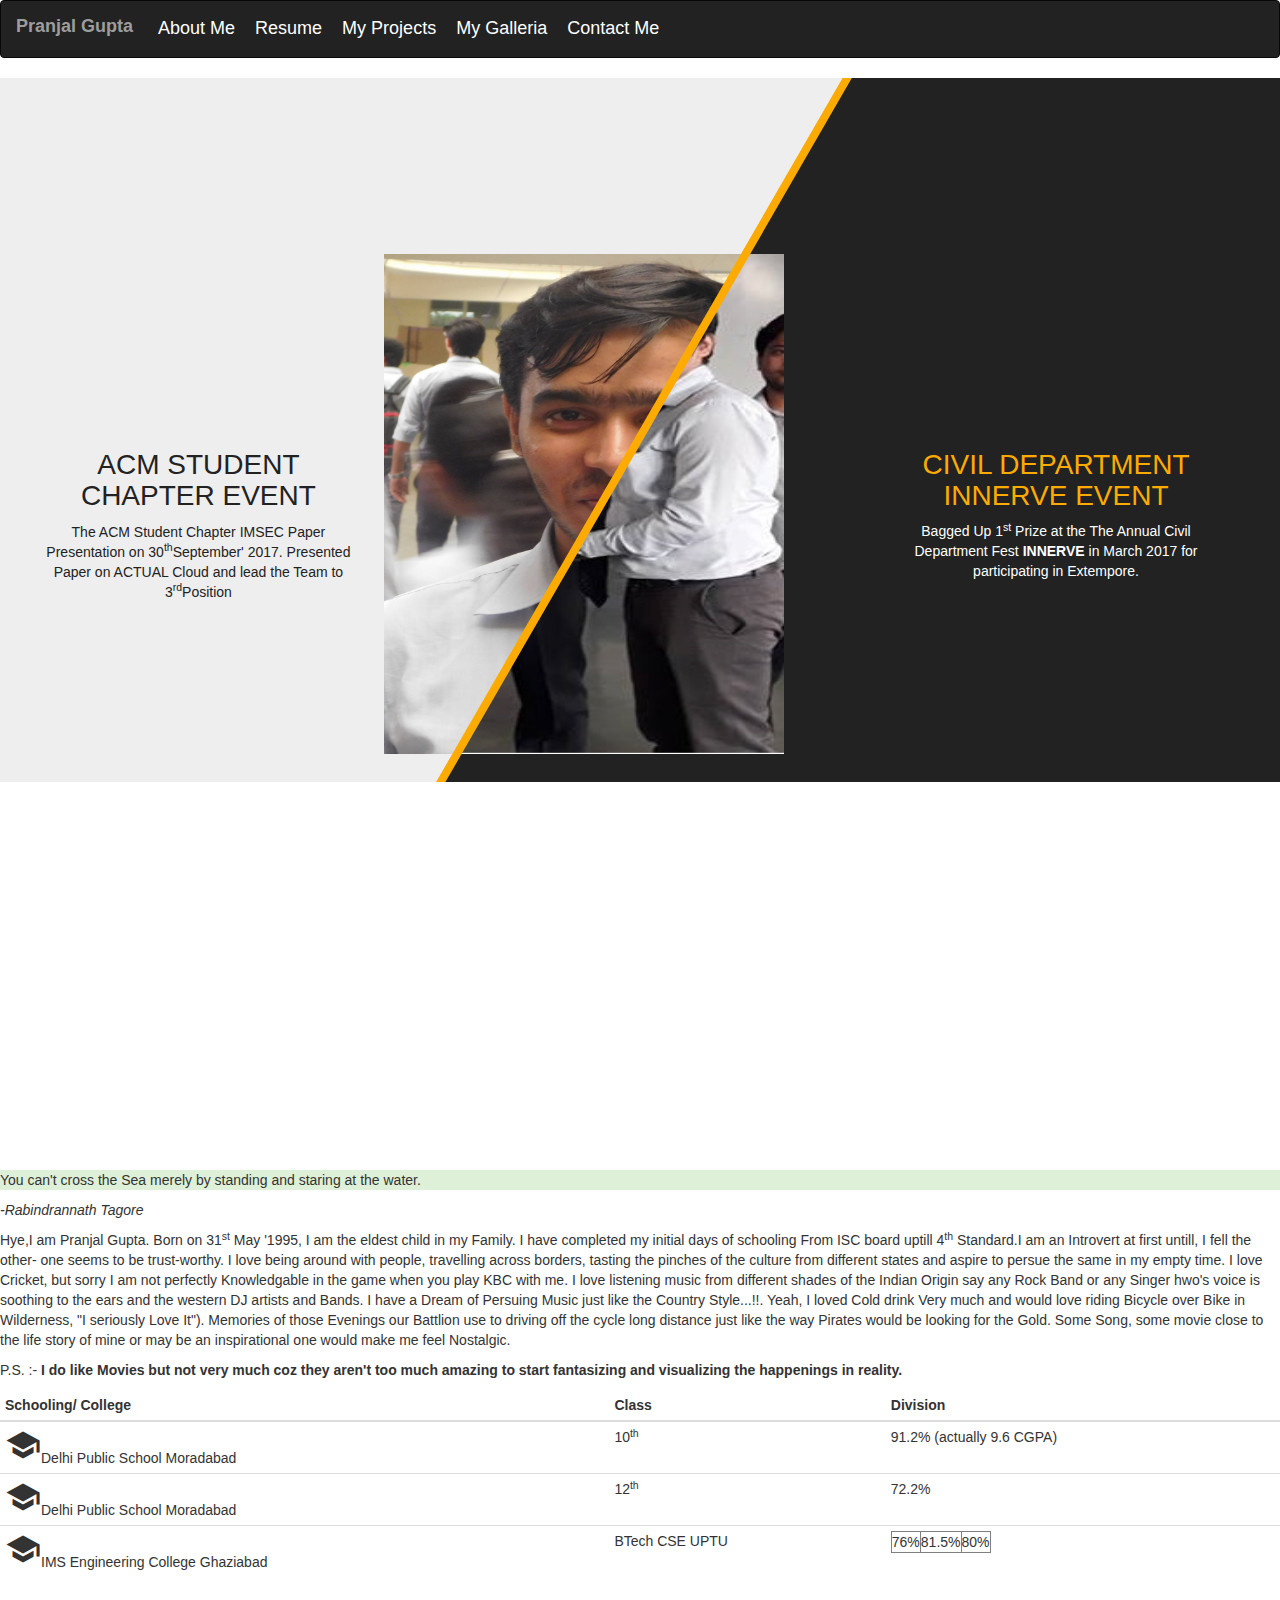
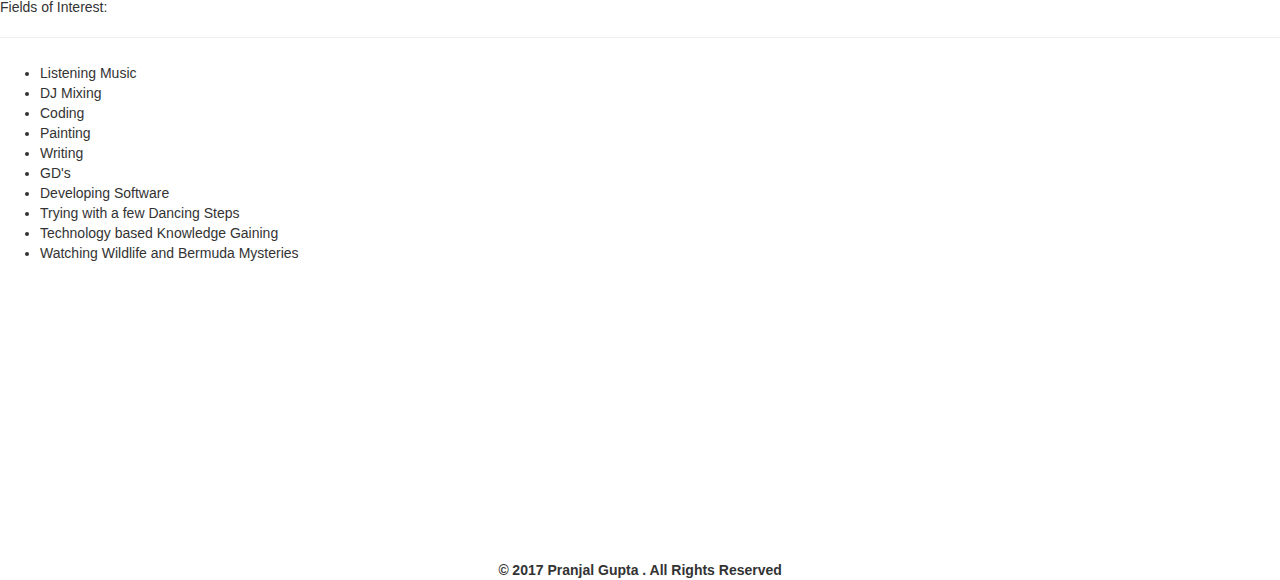
<file: AboutMe.html>
<!DOCTYPE html>
<html lang="en">
<head>

<title>Pranjal Gupta</title>
	<meta charset="UTF-8">
	<meta http-equiv="X-UA-Compatible" content="ie=edge">
	<link rel="stylesheet" href="css/style2.css">
	<meta name="viewport" content="width=device-width, initial-scale=1">
    <link rel="stylesheet" href="https://maxcdn.bootstrapcdn.com/bootstrap/3.3.4/css/bootstrap.min.css">
    <script src="https://ajax.googleapis.com/ajax/libs/jquery/1.11.3/jquery.min.js"></script>
    <script src="https://maxcdn.bootstrapcdn.com/bootstrap/3.3.4/js/bootstrap.min.js"></script>
	<link href="https://fonts.googleapis.com/icon?family=Material+Icons"
      rel="stylesheet">
</head>
<body>
		<!-- Navigation Bar for the Website -->
		<div class="navbar navbar-inverse" style="margin-top:0">
			<div class="container-fluid">
				<!-- The Header -->
				<div class="navbar-header">
					<a href="index.html" class="navbar-brand"><b>Pranjal Gupta</b></a>
				</div>
				<!-- Menu Items for the Site-->
				<div>
				<ul class="nav navbar-nav">
				<li class="active">About Me</li>
				<li>Resume</li>
				<li>My Projects</li>
				<li>My Galleria</li>
				<li>Contact Me</li>
				</ul>
				</div>
			</div>
		</div>
		<!-- End of Navigation Bar -->
		
	<section id="wrapper" class="skewed">
	
	<div class="layer top">
		<div class="content-wrap">
			<div class="content-body">
			<h1>ACM STUDENT CHAPTER EVENT</h1>
			<p>
			The ACM Student Chapter IMSEC Paper Presentation on 30<sup>th</sup>September' 2017.
            Presented Paper on ACTUAL Cloud and lead the Team to 3<sup>rd</sup>Position		
			</p>
			</div>
			<img src="images/split1.JPG" alt="Split Image 1" id="img1">
		</div>
	</div>
	
	<div class="layer bottom">
		<div class="content-wrap">
			<div class="content-body">
			<h1>CIVIL DEPARTMENT INNERVE EVENT</h1>
			<p>
			Bagged Up 1<sup>st</sup> Prize at the The Annual Civil Department Fest <B>INNERVE</b> 
			in March 2017 for participating in Extempore.
			</p>
			</div>
			<img src="images/split2.jpg" alt="Split Image 2" id="img2">
		</div>
	</div>
	<!-- For the Handle Bar -->
	<div class="handle">
	</div>
	</section>
<section class="body_content">
<!-- actual Content-->
<div>
<div>
<p class="bg-success">You can't cross the Sea merely by standing and staring at the water.</p>
<p><i>-Rabindrannath Tagore</i></p>
</div>

<div>
<p>Hye,I am Pranjal Gupta. Born on 31<sup>st</sup> May '1995, I am the eldest child in my Family. I have completed my initial days of 
schooling From ISC board uptill 4<sup>th</sup> Standard.I am an Introvert at first untill, I fell the other-
one seems to be trust-worthy. I love being around with people, travelling across borders, tasting the pinches
of the culture from different states and aspire to persue the same in my empty time. I love Cricket, but 
sorry I am not perfectly Knowledgable in the game when you play KBC with me. I love listening music from 
different shades of the Indian Origin say any Rock Band or any Singer hwo's voice is soothing to the ears 
and the western DJ artists and Bands. I have a Dream of Persuing Music just like the Country Style...!!.
 Yeah, I loved Cold drink Very much and would love riding Bicycle over Bike in Wilderness, "I seriously Love It"). Memories of those Evenings our Battlion use to 
 driving off the cycle long distance just like the way Pirates would be looking for the Gold. Some Song, some movie 
 close to the life story of mine or may be an inspirational one would make me feel Nostalgic. 
 <p>P.S. :- <strong>I do like Movies but not very much coz they aren't too much amazing to start fantasizing and visualizing the happenings in reality.</strong></p> </p>  
 
		 <div>
		 <table class="table table-condensed">
		 <thead>
		 <tr>
		 <th>Schooling/ College 
		 <th> Class
		 <th>Division
		 </tr>
		 </thead>
		 <tbody>
		 
		 	 
		 <tr>
		 <td><i class="material-icons" style="font-size:36px">school</i>Delhi Public School Moradabad
		 <td>10<sup>th</sup>
		 <td> 91.2% (actually 9.6 CGPA)
		 </tr>
		 
		 <tr>
		 <td><i class="material-icons" style="font-size:36px">school</i>Delhi Public School Moradabad
		 <td>12<sup>th</sup> 
		 <td> 72.2%
		 </tr>
		 
		 <tr>
		 <td><i class="material-icons" style="font-size:36px">school</i>IMS Engineering College Ghaziabad
		 <td>BTech CSE UPTU
		 <td><table border=1 cellpadding=2><tr><td>76%</td><td>81.5%</td><td>80%</td></tr></table></td>
		 </tr>
		 </tbody>
		 </table>
		 
					 <div>
					 Fields of Interest:
					 <hr>
					 <ul>
					 <li>Listening Music<i class="material-icons" style="font-size:20px">hotshot</i>
					 <li>DJ Mixing 
					 <li>Coding
					 <li>Painting
					 <li>Writing
					 <li>GD's
					 <li>Developing Software
					 <li>Trying with a few Dancing Steps
					 <li>Technology based Knowledge Gaining
					 <li>Watching Wildlife and Bermuda Mysteries
					 </ul>
					 </div>

</div>
</div>
</section>
<script src="js/main.js"></script>
</body>
<footer align="center"><b><i>&copy;</i> 2017 Pranjal Gupta . All Rights Reserved</b></footer>
</html>
</file>
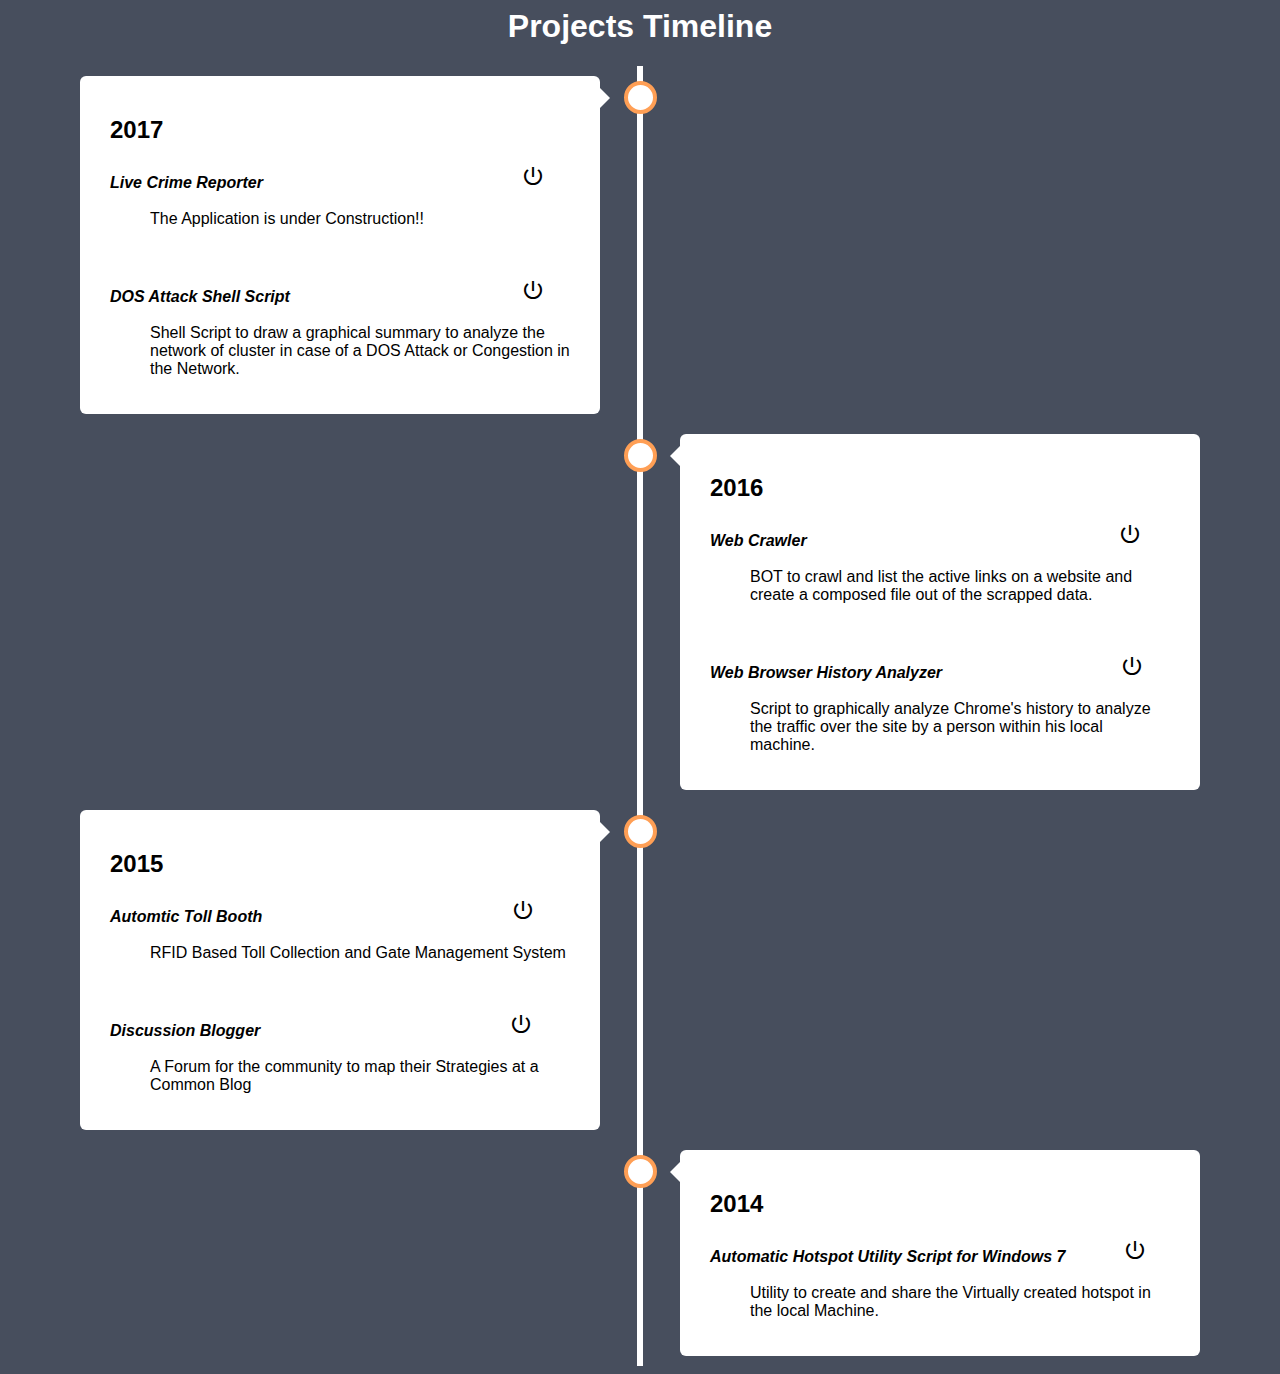
<file: project.html>
<html>
<head>
<meta charset="UTF-8">
<meta name="viewport" content="width=device-width, initial-scale=1.0">
<meta http-equiv="X-UA-Compatible" content="ie=edge">
<link rel="stylesheet" href="css/style3.css">
<link href="https://fonts.googleapis.com/icon?family=Material+Icons"
      rel="stylesheet">

<script>
// Start the Engine ..........
function IgnitionOn(projectlink){
       var audio = document.getElementById("enginestart");
       audio.play();
       window.open(""+projectlink);
}
</script>

<title>Projects Lists</title>

</head>
<body>

<!-- Audio for fusing the power on opening the project -->
<audio id="enginestart" src="audio/carignition.mp3"></audio>

<h1 align='center'>Projects Timeline</h1>
<div class="timeline">

				<!-- Project 1 -->
				<div class="container left">
				<div class="content">
				<h2>2017</h2>
				<dl>
				<dt class="prj20171"><b><i>Live Crime Reporter</i></b>&nbsp;&nbsp;&nbsp;&nbsp;&nbsp;&nbsp;&nbsp;&nbsp;&nbsp;&nbsp;&nbsp;&nbsp;&nbsp;
					&nbsp;&nbsp;&nbsp;&nbsp;&nbsp;&nbsp;&nbsp;&nbsp;&nbsp;&nbsp;&nbsp;&nbsp;&nbsp;&nbsp;&nbsp;&nbsp;&nbsp;&nbsp;&nbsp;
					&nbsp;&nbsp;&nbsp;&nbsp;&nbsp;&nbsp;&nbsp;&nbsp;&nbsp;&nbsp;&nbsp;&nbsp;&nbsp;&nbsp;&nbsp;&nbsp;&nbsp;&nbsp;&nbsp;&nbsp;
					&nbsp;&nbsp;
					<i class="material-icons" onclick="IgnitionOn('#')"></i></dt>
					<br>
				<dd>The Application is under Construction!!</dd>
				</dl>
				<br>
				<dl>
				<dt><b><i>DOS Attack Shell Script</i></b>&nbsp;&nbsp;&nbsp;&nbsp;&nbsp;&nbsp;&nbsp;&nbsp;&nbsp;&nbsp;&nbsp;&nbsp;&nbsp;
					&nbsp;&nbsp;&nbsp;&nbsp;&nbsp;&nbsp;&nbsp;&nbsp;&nbsp;&nbsp;&nbsp;&nbsp;&nbsp;&nbsp;&nbsp;&nbsp;&nbsp;&nbsp;&nbsp;
					&nbsp;&nbsp;&nbsp;&nbsp;&nbsp;&nbsp;&nbsp;&nbsp;&nbsp;&nbsp;&nbsp;&nbsp;&nbsp;&nbsp;&nbsp;&nbsp;&nbsp;
					<i class="material-icons" onclick="IgnitionOn('https://github.com/PranjalGupta3105/Script_For_knowing_the_Congestion_in_Network')"></i></dt>
					<br>
				<dd>Shell Script to draw a graphical summary to analyze the network of cluster in case of a DOS Attack or Congestion in the Network.</dd>
				</dl>
				</div>
				</div>

							<!-- Project 2 -->
							<div class="container right">
							<div class="content">
							<h2>2016</h2>
							<dl>
							<dt><b><i>Web Crawler</i></b>&nbsp;&nbsp;&nbsp;&nbsp;&nbsp;&nbsp;&nbsp;&nbsp;&nbsp;&nbsp;&nbsp;&nbsp;&nbsp;
								&nbsp;&nbsp;&nbsp;&nbsp;&nbsp;&nbsp;&nbsp;&nbsp;&nbsp;&nbsp;&nbsp;&nbsp;&nbsp;&nbsp;&nbsp;&nbsp;&nbsp;&nbsp;&nbsp;
								&nbsp;&nbsp;&nbsp;&nbsp;&nbsp;&nbsp;&nbsp;&nbsp;&nbsp;&nbsp;&nbsp;&nbsp;&nbsp;&nbsp;&nbsp;&nbsp;&nbsp;&nbsp;&nbsp;&nbsp;
								&nbsp;&nbsp;&nbsp;&nbsp;&nbsp;&nbsp;&nbsp;&nbsp;&nbsp;&nbsp;&nbsp;&nbsp;&nbsp;&nbsp;
								<i class="material-icons" onclick="IgnitionOn('https://github.com/PranjalGupta3105/Website_Crawler')"></i></dt>
								<br>
							<dd>BOT to crawl and list the active links on a website and create a composed file out of the scrapped data.</dd>
							</dl>
							<br>
							<dl>
							<dt><b><i>Web Browser History Analyzer </i></b>&nbsp;&nbsp;&nbsp;&nbsp;&nbsp;&nbsp;&nbsp;&nbsp;&nbsp;&nbsp;&nbsp;&nbsp;&nbsp;
								&nbsp;&nbsp;&nbsp;&nbsp;&nbsp;&nbsp;&nbsp;&nbsp;&nbsp;&nbsp;&nbsp;&nbsp;&nbsp;&nbsp;&nbsp;&nbsp;&nbsp;&nbsp;&nbsp;
								&nbsp;&nbsp;&nbsp;&nbsp;
								<i class="material-icons" onclick="IgnitionOn('https://github.com/PranjalGupta3105/history_graph_plotter')"></i></dt>
								<br>
							<dd>Script to graphically analyze Chrome's history to analyze the traffic over the site by a person within his local machine.</dd>
							</dl>
							</div>
							</div>
				<!-- Project 3 -->
				<div class="container left">
				<div class="content">
				<h2>2015</h2>
				<dl>
				<dt><b><i>Automtic Toll Booth </i></b>&nbsp;&nbsp;&nbsp;&nbsp;&nbsp;&nbsp;&nbsp;&nbsp;&nbsp;&nbsp;&nbsp;&nbsp;&nbsp;
					&nbsp;&nbsp;&nbsp;&nbsp;&nbsp;&nbsp;&nbsp;&nbsp;&nbsp;&nbsp;&nbsp;&nbsp;&nbsp;&nbsp;&nbsp;&nbsp;&nbsp;&nbsp;&nbsp;
					&nbsp;&nbsp;&nbsp;&nbsp;&nbsp;&nbsp;&nbsp;&nbsp;&nbsp;&nbsp;&nbsp;&nbsp;&nbsp;&nbsp;&nbsp;&nbsp;&nbsp;&nbsp;&nbsp;&nbsp;
					<i class="material-icons" onclick="IgnitionOn('#')"></i></dt>
					<br>
				<dd>RFID Based Toll Collection and Gate Management System</dd>
				</dl>
				<br>
				<dl><dt><b><i>Discussion Blogger </i></b>&nbsp;&nbsp;&nbsp;&nbsp;&nbsp;&nbsp;&nbsp;&nbsp;&nbsp;&nbsp;&nbsp;&nbsp;&nbsp;
					&nbsp;&nbsp;&nbsp;&nbsp;&nbsp;&nbsp;&nbsp;&nbsp;&nbsp;&nbsp;&nbsp;&nbsp;&nbsp;&nbsp;&nbsp;&nbsp;&nbsp;&nbsp;&nbsp;
					&nbsp;&nbsp;&nbsp;&nbsp;&nbsp;&nbsp;&nbsp;&nbsp;&nbsp;&nbsp;&nbsp;&nbsp;&nbsp;&nbsp;&nbsp;&nbsp;&nbsp;&nbsp;&nbsp;&nbsp;
					<i class="material-icons" onclick="IgnitionOn('https://github.com/PranjalGupta3105/Discussion_Blogger')"></i></dt>
					<br>
				<dd>A Forum for the community to map their Strategies at a Common Blog</dd>
				</dl>
				</div>
				</div>

							<!-- Project 4 -->
							<div class="container right">
							<div class="content">
							<h2>2014</h2>
							<dl>
							<dt><b><i>Automatic Hotspot Utility Script for Windows 7</i></b>&nbsp;&nbsp;&nbsp;&nbsp;&nbsp;&nbsp;&nbsp;&nbsp;
								&nbsp;&nbsp;&nbsp;
								<i class="material-icons" onclick="IgnitionOn('https://github.com/PranjalGupta3105/Hotspot')"></i></dt>
								<br>
							<dd>Utility to create and share the Virtually created hotspot in the local Machine.</dd>
							</dl>
							</div>
							</div>

</div>
</body>
</html>
</file>
<file: css/style2.css>
body{
	margin:0;
	padding:0;
	font-size:100%;
	line-height:1.6;
	font-family:Arial, Helvetica, sans-serif;
	}

.navbar{
margin-bottom: 0;
}
	
#img1, #img2{
	width:400px;
	height:500px;
}
#wrapper{
	position:relative;
	top: 0;
	width:100%;
	height:50%;
	min-height:55vw;
	overflow:hidden;
}

.layer{
	position:absolute;
	width:100vw;
	min-height:55vw;
	overflow:hidden;
}
.body_content{
	position:absolute;
	z-index:3;
	top:130%;
	width:100%;
	}

.layer .content-wrap{
	position:absolute;
	width:100vw;
	min-height:55vw;
}

.layer .content-body{
	position:absolute;
	width:25%;
	position:absolute;
	top:50%;
	text-align:center;
	color:#fff;
}

.layer img{
	position:absolute;
	width:35%;
	top:25%;
	left:30%;
}

.layer h1{
	font-size:2em;
}

.bottom{
	background: #222;
	z-index:1;
}

.bottom .content-body{
	right:5%;
}
.bottom h1{
	color:#FDAB00;
}

.top{
	
	background: #eee;
	color:#222;
	z-index:2;
	width:50vw;
}

.top .content-body{
	left:3%;
	color:#222;
}

.handle{
	position: absolute;
	height: 50%;
	display:block;
	background-color:#FDAB00;
	width:8px;
	top:0;
	left: 50%;
	z-index: 3;
}

.skewed .handle{
	top:50%;
	transform:rotate(30deg) translateY(-50%);
	height:200%;
	transform-origin:top;
}

.skewed .top{
transform:skew(-30deg);
margin-left:-1000px;
width: calc(50vw + 1000px);
}

.skewed .top .content-wrap{
	transform:skew(30deg);
	margin-left:1000px;
}

@media(max-width:768px){
	body{
		font-size:75%;
	}
}

.navbar-nav{
	color:#fff;
	padding:5px;
	font-size:18px;
}

.navbar-nav li{
	padding:10px;
}

.bg-success{
	bg-color:#4CAF50;
	}

footer{
	position:absolute;
	z-index:3;
	top:240%;
	width:100%;
	}
</file>
<file: css/style3.css>
* {
    box-sizing: border-box;
}

h1 {
color: white;
}
body {
    background-color: #474e5d;
    font-family: Helvetica, sans-serif;
}

/* The actual timeline (the vertical ruler) */
.timeline {
    position: relative;
    max-width: 1200px;
    margin: 0 auto;
}

/* The actual timeline (the vertical ruler) */
.timeline::after {
    content: '';
    position: absolute;
    width: 6px;
    background-color: white;
    top: 0;
    bottom: 0;
    left: 50%;
    margin-left: -3px;
}

/* Container around content */
.container {
    padding: 10px 40px;
    position: relative;
    background-color: inherit;
    width: 50%;
}

/* The circles on the timeline */
.container::after {
    content: '';
    position: absolute;
    width: 25px;
    height: 25px;
    right: -17px;
    background-color: white;
    border: 4px solid #FF9F55;
    top: 15px;
    border-radius: 50%;
    z-index: 1;
}

/* Place the container to the left */
.left {
    left: 0;
}

/* Place the container to the right */
.right {
    left: 50%;
}

/* Add arrows to the left container (pointing right) */
.left::before {
    content: " ";
    height: 0;
    position: absolute;
    top: 22px;
    width: 0;
    z-index: 1;
    right: 30px;
    border: medium solid white;
    border-width: 10px 0 10px 10px;
    border-color: transparent transparent transparent white;
}

/* Add arrows to the right container (pointing left) */
.right::before {
    content: " ";
    height: 0;
    position: absolute;
    top: 22px;
    width: 0;
    z-index: 1;
    left: 30px;
    border: medium solid white;
    border-width: 10px 10px 10px 0;
    border-color: transparent white transparent transparent;
}

/* Fix the circle for containers on the right side */
.right::after {
    left: -16px;
}

/* The actual content */
.content {
    padding: 20px 30px;
    background-color: white;
    position: relative;
    border-radius: 6px;
}

/* Media queries - Responsive timeline on screens less than 600px wide */
@media all and (max-width: 600px) {
  /* Place the timelime to the left */
  .timeline::after {
    left: 31px;
  }

  /* Full-width containers */
  .container {
    width: 100%;
    padding-left: 70px;
    padding-right: 25px;
  }

  /* Make sure that all arrows are pointing leftwards */
  .container::before {
    left: 60px;
    border: medium solid white;
    border-width: 10px 10px 10px 0;
    border-color: transparent white transparent transparent;
  }

  /* Make sure all circles are at the same spot */
  .left::after, .right::after {
    left: 15px;
  }

  /* Make all right containers behave like the left ones */
  .right {
    left: 0%;
  }
}

.material-icons::before{
  content:"power_settings_new";
}
.material-icons:hover::before{
  color:blue;
}

/* .audio{
  z-index:10;
} */
</file>
